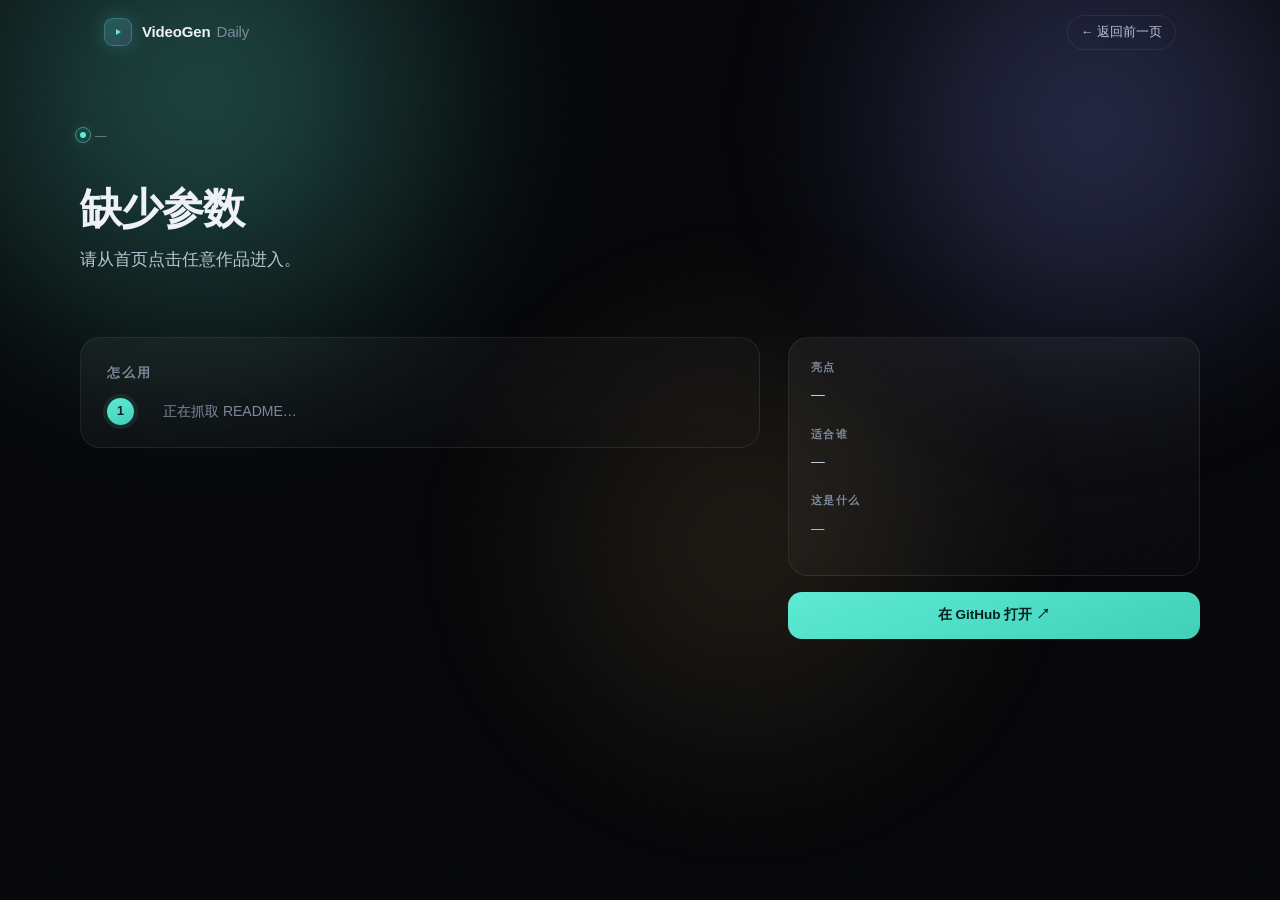
<file: public/detail.html>
<!DOCTYPE html>
<html lang="zh-CN">
<head>
<meta charset="utf-8" />
<meta name="viewport" content="width=device-width, initial-scale=1" />
<title>VideoGen Daily — 怎么用</title>
<meta name="description" content="视频生成开源仓库的定位、亮点与上手步骤。" />
<meta name="theme-color" content="#06070a" />
<meta property="og:type" content="article" />
<meta property="og:title" content="VideoGen Daily — 怎么用" />
<meta property="og:description" content="视频生成开源仓库的定位、亮点与上手步骤。" />
<link rel="stylesheet" href="assets/css/tokens.css" />
<link rel="stylesheet" href="assets/css/base.css" />
<link rel="stylesheet" href="assets/css/layout.css" />
<link rel="stylesheet" href="assets/css/components.css" />
<link rel="stylesheet" href="assets/css/detail.css" />
<link rel="stylesheet" href="assets/css/motion.css" />
<link rel="icon" href="data:image/svg+xml,<svg xmlns='http://www.w3.org/2000/svg' viewBox='0 0 100 100'><rect width='100' height='100' rx='24' fill='%230b0d10'/><path d='M38 30l28 20-28 20z' fill='%235eead4'/></svg>" />
</head>
<body>
<a class="skip" href="#main">跳到内容</a>
<div class="grain" aria-hidden="true"></div>
<div class="aurora" aria-hidden="true">
  <span class="blob b1"></span><span class="blob b2"></span><span class="blob b3"></span>
</div>

<header class="nav" id="nav">
  <div class="wrap nav-inner">
    <a class="logo" href="./">
      <span class="logo-mark" aria-hidden="true"><svg viewBox="0 0 24 24" fill="none"><path d="M9 7.5v9l7.5-4.5L9 7.5z" fill="currentColor"/></svg></span>
      <span class="logo-text">VideoGen<em>Daily</em></span>
    </a>
    <a class="nav-back" href="./" data-back>← 返回前一页</a>
  </div>
</header>

<main id="main">
  <section class="wrap d-hero">
    <p class="eyebrow"><span class="pulse"></span><span id="dDate">—</span></p>
    <h1 id="dTitle"><span class="d-skel">加载中…</span></h1>
    <p class="lede" id="dSummary"></p>
    <div class="d-meta" id="dMeta"></div>
  </section>

  <section class="wrap d-grid">
    <div class="d-main">
      <article class="d-block">
        <h2>怎么用</h2>
        <p class="d-note" id="dNote" hidden></p>
        <ol class="d-steps" id="dSteps"><li class="d-empty">正在抓取 README…</li></ol>
      </article>

      <article class="d-block" id="dReqBlock" hidden>
        <h2>环境要求</h2>
        <ul class="d-reqs" id="dReqs"></ul>
      </article>
    </div>

    <aside class="d-side">
      <div class="d-panel">
        <h3>亮点</h3>
        <p id="dHighlight">—</p>
        <h3>适合谁</h3>
        <p id="dFit">—</p>
        <h3>这是什么</h3>
        <p class="d-what" id="dIntro">—</p>
        <div class="d-tags" id="dTags"></div>
      </div>
      <div class="d-panel" id="dDocsBlock" hidden>
        <h3>官方资料</h3>
        <ul class="d-docs" id="dDocs"></ul>
      </div>
      <a class="d-gh" id="dGh" href="#" target="_blank" rel="noopener">在 GitHub 打开 ↗</a>
    </aside>
  </section>

  <section class="wrap d-more" id="dMore"></section>
</main>

<script type="module" src="assets/js/detail.js"></script>
</body>
</html>
</file>
<file: public/assets/css/tokens.css>
/* design tokens — 颜色 / 间距 / 缓动；改这里就能整体换肤 */
:root{
  --bg:#06070a;
  --bg-2:#0a0c11;
  --ink:#eef2f7;
  --ink-2:#b9c4d3;
  --muted:#7d8a9c;
  --line:rgba(255,255,255,.075);
  --line-2:rgba(255,255,255,.14);
  --teal:#5eead4;
  --indigo:#8b93ff;
  --amber:#f5c46b;
  --radius:20px;
  --ease:cubic-bezier(.2,.8,.2,1);
  --maxw:1120px;
}
</file>
<file: public/assets/css/base.css>
/* reset + 基础排版 + 氛围层（颗粒、极光） */
*{box-sizing:border-box}
html{scroll-behavior:smooth}
body{margin:0;background:var(--bg);color:var(--ink);font-family:-apple-system,BlinkMacSystemFont,"Inter","Segoe UI","PingFang SC","Hiragino Sans GB","Microsoft YaHei",sans-serif;font-size:16px;line-height:1.65;-webkit-font-smoothing:antialiased;text-rendering:optimizeLegibility;overflow-x:hidden}
a{color:inherit;text-decoration:none}
::selection{background:rgba(94,234,212,.25);color:#fff}
/* ---------- atmosphere ---------- */
.grain{
  position:fixed;inset:0;z-index:1;pointer-events:none;opacity:.035;
  background-image:url("data:image/svg+xml,%3Csvg xmlns='http://www.w3.org/2000/svg' width='200' height='200'%3E%3Cfilter id='n'%3E%3CfeTurbulence type='fractalNoise' baseFrequency='.85' numOctaves='3'/%3E%3C/filter%3E%3Crect width='200' height='200' filter='url(%23n)'/%3E%3C/svg%3E");
  mix-blend-mode:overlay;
}
.aurora{position:fixed;inset:0;z-index:0;pointer-events:none;overflow:hidden}
.blob{position:absolute;display:block;border-radius:50%;filter:blur(72px);opacity:.85;will-change:transform}
.b1{width:760px;height:760px;left:-14%;top:-32%;
  background:radial-gradient(circle at 50% 50%,rgba(94,234,212,.40),transparent 64%);
  animation:drift1 34s var(--ease) infinite alternate}
.b2{width:680px;height:680px;right:-12%;top:-24%;
  background:radial-gradient(circle at 50% 50%,rgba(139,147,255,.36),transparent 64%);
  animation:drift2 42s var(--ease) infinite alternate}
.b3{width:620px;height:620px;left:34%;top:26%;
  background:radial-gradient(circle at 50% 50%,rgba(245,196,107,.16),transparent 66%);
  animation:drift3 48s var(--ease) infinite alternate}
@keyframes drift1{from{transform:translate3d(0,0,0) scale(1)}to{transform:translate3d(90px,60px,0) scale(1.12)}}
@keyframes drift2{from{transform:translate3d(0,0,0) scale(1.05)}to{transform:translate3d(-80px,80px,0) scale(.95)}}
@keyframes drift3{from{transform:translate3d(0,0,0) scale(.95)}to{transform:translate3d(60px,-70px,0) scale(1.1)}}


/* 无障碍：键盘焦点与跳转链接 */
:where(a, button):focus-visible{
  outline:2px solid var(--teal);outline-offset:3px;border-radius:6px;
}
.skip{
  position:fixed;top:-60px;left:16px;z-index:99;padding:10px 16px;border-radius:10px;
  background:var(--ink);color:#06070a;font-size:13px;transition:top .25s var(--ease);
}
.skip:focus{top:14px}
</file>
<file: public/assets/css/layout.css>
/* 栅格、导航、首屏、区块标题、往期 */
.wrap{width:100%;max-width:var(--maxw);margin:0 auto;padding:0 24px}
/* ---------- nav ---------- */
.nav{
  position:fixed;top:0;left:0;right:0;z-index:20;height:66px;
  display:flex;align-items:center;
  border-bottom:1px solid transparent;
  transition:background .4s var(--ease),border-color .4s var(--ease),backdrop-filter .4s;
}
.nav.scrolled{
  background:rgba(6,7,10,.62);
  border-bottom-color:var(--line);
  backdrop-filter:saturate(160%) blur(16px);
  -webkit-backdrop-filter:saturate(160%) blur(16px);
}
.nav-inner{display:flex;align-items:center;justify-content:space-between;gap:16px}
.logo{display:flex;align-items:center;gap:10px;font-size:15px;letter-spacing:-.01em}
.logo-mark{
  width:28px;height:28px;border-radius:9px;display:grid;place-items:center;
  background:linear-gradient(140deg,rgba(94,234,212,.22),rgba(139,147,255,.18));
  border:1px solid rgba(94,234,212,.28);color:var(--teal);
  box-shadow:0 0 22px -6px rgba(94,234,212,.6);
}
.logo-mark svg{width:16px;height:16px}
.logo-text{font-weight:600;color:var(--ink)}
.logo-text em{font-style:normal;color:var(--muted);margin-left:6px;font-weight:500}
.nav-pill{
  font-size:11.5px;letter-spacing:.12em;text-transform:uppercase;
  color:var(--muted);border:1px solid var(--line);border-radius:999px;padding:5px 12px;
  font-variant-numeric:tabular-nums;
}

/* ---------- hero ---------- */
.hero{position:relative;z-index:2;padding:158px 0 64px}
.eyebrow{
  display:inline-flex;align-items:center;gap:9px;margin:0 0 26px;
  font-size:11.5px;letter-spacing:.2em;text-transform:uppercase;color:var(--muted);
}
.pulse{width:6px;height:6px;border-radius:50%;background:var(--teal);position:relative;box-shadow:0 0 12px var(--teal)}
.pulse::after{
  content:"";position:absolute;inset:-5px;border-radius:50%;border:1px solid rgba(94,234,212,.5);
  animation:ring 2.6s var(--ease) infinite;
}
@keyframes ring{0%{transform:scale(.6);opacity:.9}70%{transform:scale(1.7);opacity:0}100%{opacity:0}}

h1{
  margin:0;font-size:clamp(42px,7.4vw,86px);line-height:1.02;letter-spacing:-.045em;font-weight:650;
}
.grad{
  background:linear-gradient(96deg,#ffffff 8%,#a8f2e6 46%,#aab2ff 88%);
  -webkit-background-clip:text;background-clip:text;color:transparent;
}
.lede{margin:26px 0 0;max-width:44ch;color:var(--ink-2);font-size:16.5px}
.stats{display:flex;gap:44px;margin-top:44px;flex-wrap:wrap}
.stat{display:flex;flex-direction:column;gap:2px}
.stat b{
  font-size:26px;font-weight:600;letter-spacing:-.02em;font-variant-numeric:tabular-nums;
  background:linear-gradient(180deg,#fff,#b9c4d3);-webkit-background-clip:text;background-clip:text;color:transparent;
}
.stat span{font-size:11.5px;letter-spacing:.14em;text-transform:uppercase;color:var(--muted)}


/* subtle grid in hero */
.hero::before{
  content:"";position:absolute;inset:0;z-index:-1;pointer-events:none;
  background-image:
    linear-gradient(rgba(255,255,255,.04) 1px,transparent 1px),
    linear-gradient(90deg,rgba(255,255,255,.04) 1px,transparent 1px);
  background-size:72px 72px;
  -webkit-mask-image:radial-gradient(68% 62% at 26% 18%,#000 0%,transparent 72%);
  mask-image:radial-gradient(68% 62% at 26% 18%,#000 0%,transparent 72%);
  opacity:.55;
}

/* ---------- section head ---------- */
.latest{position:relative;z-index:2;padding-top:8px}
.section-head{display:flex;align-items:baseline;gap:16px;margin:0 0 22px}
.section-head h2{
  margin:0;font-size:12px;letter-spacing:.22em;text-transform:uppercase;color:var(--ink-2);font-weight:600;
}
.section-head::after{content:"";flex:1;height:1px;background:linear-gradient(90deg,var(--line),transparent)}
.date{font-size:12px;color:var(--muted);font-variant-numeric:tabular-nums;letter-spacing:.06em}

/* ---------- archive ---------- */
.archive{position:relative;z-index:2;margin-top:64px}
.arc-list{display:flex;flex-direction:column}
.arc-row{
  display:flex;align-items:baseline;gap:20px;padding:16px 14px;margin:0 -14px;border-radius:12px;
  border-top:1px solid var(--line);
  transition:background .35s var(--ease),transform .35s var(--ease);
}
.arc-row:hover{background:rgba(255,255,255,.032);transform:translateX(4px)}
.arc-date{font-size:12.5px;color:var(--muted);font-variant-numeric:tabular-nums;letter-spacing:.04em;min-width:92px}
.arc-names{display:flex;gap:16px;flex-wrap:wrap;font-size:14px}
.arc-names a{color:#c6d0dd;transition:color .25s}
.arc-names a:hover{color:var(--teal)}


/* 小屏精修 */
@media (max-width:480px){
  .wrap{padding:0 18px}
  .hero{padding:118px 0 40px}
  h1{font-size:clamp(34px,10vw,44px);line-height:1.08;letter-spacing:-.035em}
  .lede{margin-top:18px;font-size:15px}
  .stats{gap:22px;margin-top:28px}
  .stat b{font-size:20px}
  .stat span{font-size:10.5px;letter-spacing:.1em}
  .section-head{gap:12px}
  .nav{height:58px}
  .nav-pill{font-size:10.5px;padding:4px 10px}
}

/* ---------- hero 两栏：标题 + 分类标签 ---------- */
.hero-grid{display:grid;grid-template-columns:minmax(0,1fr) minmax(300px,392px);gap:56px;align-items:center}
.hero-main{min-width:0}
.hero-side{min-width:0}

/* ---------- 导航日历按钮 ---------- */
.nav-cal-wrap{position:relative}
button.nav-pill{
  display:inline-flex;align-items:center;gap:8px;background:transparent;cursor:pointer;
  font-family:inherit;transition:color .3s,border-color .3s,background .3s;
}
button.nav-pill:hover{color:var(--ink);border-color:var(--line-2);background:rgba(255,255,255,.04)}
button.nav-pill[aria-expanded="true"]{color:var(--teal);border-color:rgba(94,234,212,.4);background:rgba(94,234,212,.08)}
.cal-ico{width:13px;height:13px;opacity:.75}

@media (max-width:980px){
  .hero-grid{grid-template-columns:1fr;gap:34px}
  .hero-side{order:2}
}
</file>
<file: public/assets/css/components.css>
/* 卡片 / 标签 / 骨架屏 */
/* ---------- cards ---------- */
.cards{display:grid;grid-template-columns:repeat(auto-fit,minmax(310px,1fr));gap:20px}
.card{
  position:relative;overflow:hidden;isolation:isolate;
  display:flex;flex-direction:column;
  padding:26px 26px 22px;border-radius:var(--radius);
  background:
    radial-gradient(120% 90% at 0% 0%,rgba(255,255,255,.075),transparent 58%),
    linear-gradient(165deg,rgba(255,255,255,.055),rgba(255,255,255,.016) 46%,rgba(255,255,255,.006));
  border:1px solid var(--line);
  backdrop-filter:blur(14px) saturate(130%);
  -webkit-backdrop-filter:blur(14px) saturate(130%);
  box-shadow:0 1px 0 rgba(255,255,255,.05) inset,0 24px 60px -34px rgba(0,0,0,.9);
  transition:transform .55s var(--ease),border-color .4s,box-shadow .55s var(--ease);
}
.card::before{ /* top hairline */
  content:"";position:absolute;top:0;left:14%;right:14%;height:1px;
  background:linear-gradient(90deg,transparent,rgba(255,255,255,.42),transparent);opacity:.7;
}
.card::after{ /* cursor spotlight */
  content:"";position:absolute;inset:-1px;border-radius:inherit;z-index:-1;opacity:0;
  background:radial-gradient(340px circle at var(--mx,50%) var(--my,0%),rgba(94,234,212,.16),rgba(139,147,255,.08) 42%,transparent 68%);
  transition:opacity .35s var(--ease);
}
.card:hover{transform:translateY(-6px);border-color:rgba(94,234,212,.30);
  box-shadow:0 1px 0 rgba(255,255,255,.08) inset,0 34px 80px -30px rgba(0,0,0,.95),0 0 40px -20px rgba(94,234,212,.35)}
.card:hover::after{opacity:1}

.card-top{display:flex;align-items:flex-start;justify-content:space-between;gap:14px;margin-bottom:16px}
.repo{font-size:16.5px;font-weight:600;letter-spacing:-.01em;line-height:1.35;word-break:break-word}
.repo .owner{color:var(--muted);font-weight:500}
.repo .name{color:var(--ink)}
.card:hover .repo .name{color:#fff}
.star{display:flex;align-items:center;gap:5px;color:var(--amber);font-size:13.5px;font-variant-numeric:tabular-nums;white-space:nowrap;padding-top:3px}
.star svg{width:13px;height:13px;opacity:.9}
.today{
  display:inline-flex;align-items:center;gap:5px;margin:-6px 0 14px;
  font-size:11px;letter-spacing:.06em;color:var(--teal);
  background:rgba(94,234,212,.09);border:1px solid rgba(94,234,212,.22);
  padding:2px 9px;border-radius:999px;
}
.summary{margin:0 0 18px;color:#cfd8e5;font-size:14.6px;line-height:1.68}
.facts{margin:0 0 22px;display:flex;flex-direction:column;gap:10px}
.facts .row{display:flex;gap:10px;font-size:13.4px;line-height:1.6}
.facts dt{
  flex:none;color:var(--muted);font-size:11px;letter-spacing:.1em;text-transform:uppercase;
  padding-top:3px;min-width:34px;
}
.facts dd{margin:0;color:#aeb9c8}
.facts dd b{color:#e7edf5;font-weight:600}

.card-foot{display:flex;align-items:center;justify-content:space-between;gap:12px;margin-top:auto;padding-top:16px;border-top:1px solid var(--line)}
.tags{display:flex;gap:6px;flex-wrap:wrap}
.tag{font-size:11px;color:var(--muted);border:1px solid var(--line);border-radius:999px;padding:3px 9px;transition:color .3s,border-color .3s}
.card:hover .tag{border-color:var(--line-2);color:#a7b4c4}
.tag.lang{color:var(--indigo);border-color:rgba(139,147,255,.28)}
.go{
  display:inline-flex;align-items:center;gap:6px;font-size:12.5px;color:var(--ink-2);
  padding:6px 12px;border-radius:999px;border:1px solid var(--line);
  transition:color .3s,border-color .3s,background .3s,transform .3s var(--ease);
}
.go span{transition:transform .3s var(--ease);display:inline-block}
.go:hover{color:#fff;border-color:rgba(94,234,212,.4);background:rgba(94,234,212,.08)}
.go:hover span{transform:translate(2px,-2px)}

/* ---------- skeleton ---------- */
.skeleton{min-height:260px;pointer-events:none;border-color:var(--line)}
.skeleton::before{content:"";position:absolute;inset:0;
  background:linear-gradient(100deg,transparent 20%,rgba(255,255,255,.06) 45%,transparent 70%);
  animation:shimmer 1.6s infinite}
@keyframes shimmer{from{transform:translateX(-40%)}to{transform:translateX(40%)}}


/* 触屏设备不保留 hover 态，避免点完一直"浮着" */
@media (hover:none){
  .card:hover{transform:none;box-shadow:0 1px 0 rgba(255,255,255,.05) inset,0 24px 60px -34px rgba(0,0,0,.9)}
  .card:hover::after{opacity:0}
  .go:hover span{transform:none}
}
@media (max-width:480px){
  .card{padding:20px 18px 16px;border-radius:16px}
  .summary{font-size:14px}
  .facts .row{font-size:13px}
  .facts dt{min-width:30px}
  .card-foot{margin-top:18px;padding-top:14px;gap:10px}
  .go{padding:5px 10px;font-size:12px}
}

/* ---------- 详情入口 ---------- */
.repo-link{text-decoration:none;color:inherit}
.repo-link:hover .name{color:var(--teal)}
.card[data-href]{cursor:pointer}
.card-acts{display:flex;align-items:center;gap:8px;flex:none}
.go.more{color:#04211d;background:linear-gradient(160deg,var(--teal),#3fd0b8);border-color:transparent;font-weight:600}
.go.more:hover{color:#04211d;background:linear-gradient(160deg,#7ff2e0,#4bdbc3);border-color:transparent;box-shadow:0 10px 26px -14px rgba(94,234,212,.7)}
.go.gh{color:var(--muted)}
.go.gh:hover{color:#fff}
.arc-names a:hover{color:var(--teal)}
@media (max-width:480px){
  .card-acts{gap:6px}
  .go.gh{padding:5px 8px}
}

/* ---------- 往期：按天卡片 ---------- */
.arc-day{margin:0 0 44px}
.arc-day-head{display:flex;align-items:baseline;gap:12px;margin:0 0 16px;padding-bottom:10px;border-bottom:1px solid var(--line)}
.arc-date{font-size:14px;font-weight:600;color:var(--ink);letter-spacing:.02em;font-variant-numeric:tabular-nums}
.arc-count{font-size:11.5px;color:var(--muted);letter-spacing:.06em}
@media (max-width:480px){
  .arc-day{margin-bottom:34px}
}

/* ---------- 分类标签 ---------- */
.tags-head{display:flex;align-items:baseline;justify-content:space-between;gap:10px;margin-bottom:14px}
.tags-head span{font-size:11px;letter-spacing:.18em;text-transform:uppercase;color:var(--muted)}
.tags-head em{font-style:normal;font-size:11px;color:var(--muted);opacity:.75}
.dim{display:grid;grid-template-columns:52px minmax(0,1fr);gap:10px;align-items:start;margin-bottom:11px}
.dim-label{font-size:10.5px;letter-spacing:.1em;color:var(--muted);padding-top:6px}
.chips{display:flex;flex-wrap:wrap;gap:6px}
.chip{
  display:inline-flex;align-items:center;gap:5px;cursor:pointer;
  font-family:inherit;font-size:12px;color:var(--ink-2);
  padding:5px 10px;border-radius:999px;border:1px solid var(--line);
  background:rgba(255,255,255,.022);
  transition:color .25s,border-color .25s,background .25s,transform .3s var(--ease);
}
.chip i{font-style:normal;font-size:10px;color:var(--muted);font-variant-numeric:tabular-nums}
.chip:hover{color:#fff;border-color:rgba(94,234,212,.38);background:rgba(94,234,212,.07);transform:translateY(-1px)}
.chip.on{color:#04211d;background:linear-gradient(160deg,var(--teal),#3fd0b8);border-color:transparent;font-weight:600}
.chip.on i{color:rgba(4,33,29,.6)}

/* ---------- 日历浮层 ---------- */
.cal-pop{
  position:absolute;top:calc(100% + 12px);right:0;width:288px;z-index:40;
  padding:16px 16px 12px;border-radius:18px;
  border:1px solid var(--line-2);
  background:linear-gradient(170deg,rgba(16,19,25,.98),rgba(9,11,15,.98));
  box-shadow:0 30px 70px -30px rgba(0,0,0,.95),0 0 0 1px rgba(255,255,255,.03) inset;
  backdrop-filter:blur(18px);-webkit-backdrop-filter:blur(18px);
  animation:calIn .28s var(--ease);
}
@keyframes calIn{from{opacity:0;transform:translateY(-6px) scale(.98)}to{opacity:1;transform:none}}
.cal-head{display:flex;align-items:center;justify-content:space-between;margin-bottom:10px}
.cal-title{font-size:12.5px;color:var(--ink);letter-spacing:.04em;font-variant-numeric:tabular-nums}
.cal-nav{
  width:26px;height:26px;border-radius:8px;border:1px solid var(--line);background:transparent;
  color:var(--ink-2);cursor:pointer;font-size:15px;line-height:1;display:grid;place-items:center;
  transition:color .25s,border-color .25s,background .25s;
}
.cal-nav:hover{color:#fff;border-color:var(--line-2);background:rgba(255,255,255,.05)}
.cal-dow{display:grid;grid-template-columns:repeat(7,1fr);gap:2px;margin-bottom:4px}
.cal-dow span{text-align:center;font-size:10px;color:var(--muted);letter-spacing:.08em}
.cal-grid{display:grid;grid-template-columns:repeat(7,1fr);gap:2px}
.cal-day{
  position:relative;height:32px;border-radius:9px;border:1px solid transparent;background:transparent;
  color:var(--muted);font-family:inherit;font-size:12px;cursor:default;
  display:flex;flex-direction:column;align-items:center;justify-content:center;gap:2px;
  font-variant-numeric:tabular-nums;transition:background .25s,color .25s,border-color .25s;
}
.cal-day.is-empty{visibility:hidden}
.cal-day.has{color:var(--ink);cursor:pointer;background:rgba(255,255,255,.035);border-color:var(--line)}
.cal-day.has:hover{background:rgba(94,234,212,.12);border-color:rgba(94,234,212,.4);color:#fff}
.cal-dot{width:4px;height:4px;border-radius:50%;background:var(--teal);box-shadow:0 0 8px rgba(94,234,212,.9)}
.cal-day.today{box-shadow:0 0 0 1px rgba(139,147,255,.45) inset}
.cal-day.sel{background:linear-gradient(160deg,rgba(94,234,212,.22),rgba(139,147,255,.16));border-color:rgba(94,234,212,.55);color:#fff}
.cal-tip{margin:10px 0 0;font-size:10.5px;color:var(--muted);text-align:center;letter-spacing:.03em}

/* ---------- 右上角 new 角标（筛选后返回顶部入口） ---------- */
.hero-new{
  position:fixed;top:88px;right:24px;z-index:35;
  width:48px;height:48px;border-radius:50%;
  background:linear-gradient(135deg, rgba(16,19,25,.9), rgba(99,102,241,.14));
  backdrop-filter:blur(14px);-webkit-backdrop-filter:blur(14px);
  border:1px solid rgba(139,147,255,.28);
  color:#fff;font-size:22px;line-height:1;
  display:grid;place-items:center;
  box-shadow:0 14px 30px -16px rgba(0,0,0,.7);
  opacity:0;transform:translateY(10px) scale(.9);
  transition:opacity .35s var(--ease),transform .4s var(--ease),border-color .3s,box-shadow .3s,background .3s;
  cursor:pointer;
}
.hero-new.show{opacity:1;transform:none;box-shadow:0 18px 34px -16px rgba(0,0,0,.75)}
.hero-new[hidden]{display:none}
.hero-new:hover{border-color:rgba(139,147,255,.55);background:linear-gradient(135deg, rgba(24,28,38,.95), rgba(99,102,241,.22));transform:translateY(-4px) scale(1.05)}
@media (max-width:480px){
  .hero-new{top:72px;right:16px;width:40px;height:40px;font-size:19px}
}

/* ---------- 右下角浮动按钮 ---------- */
.fab-stack{position:fixed;right:26px;bottom:26px;z-index:30;display:flex;flex-direction:column;align-items:center;gap:10px}
.fab{
  width:48px;height:48px;border-radius:50%;cursor:pointer;display:grid;place-items:center;
  font-family:inherit;border:1px solid transparent;
  opacity:0;transform:translateY(14px) scale(.88);
  transition:opacity .3s var(--ease),transform .38s var(--ease),box-shadow .3s,border-color .3s,color .3s,background .3s;
}
.fab[hidden]{display:none}
.fab.in{opacity:1;transform:none}
.fab svg{width:20px;height:20px}
.scroll-top{
  color:var(--ink-2);border-color:var(--line-2);
  background:rgba(12,15,20,.82);
  backdrop-filter:blur(12px);-webkit-backdrop-filter:blur(12px);
  box-shadow:0 14px 34px -18px rgba(0,0,0,.9);
}
.scroll-top:hover{color:#fff;border-color:rgba(94,234,212,.45);background:rgba(18,22,28,.92);transform:translateY(-3px)}
@media (max-width:480px){
  .fab-stack{right:16px;bottom:16px;gap:8px}
  .fab{width:44px;height:44px}
}

/* ---------- 卡片上的日期小标 ---------- */
.card-date{
  display:inline-block;margin:-6px 0 14px;font-size:10.5px;letter-spacing:.08em;color:var(--muted);
  border:1px solid var(--line);border-radius:999px;padding:2px 8px;font-variant-numeric:tabular-nums;
}
.empty-hint{color:var(--muted);font-size:14px}

@media (max-width:720px){
  .dim{grid-template-columns:1fr;gap:6px}
  .dim-label{padding-top:0}
  .cal-pop{right:-8px;width:min(300px,calc(100vw - 40px))}
}
</file>
<file: public/assets/css/detail.css>
/* 详情页：定位 / 步骤 / 侧栏 */
.d-hero{padding:120px 0 8px;position:relative;z-index:2}
.d-hero h1{font-size:clamp(26px,4.4vw,42px);line-height:1.18;margin:14px 0 12px;letter-spacing:-.02em}
.d-hero .lede{margin:0 0 18px;max-width:60ch}
.d-skel{color:var(--muted);font-weight:400}
.d-meta{display:flex;flex-wrap:wrap;gap:8px;align-items:center}
.d-chip{font-size:12px;color:var(--ink-2);border:1px solid var(--line);border-radius:999px;padding:4px 11px;background:rgba(255,255,255,.02)}
.d-chip.star{color:var(--amber);border-color:rgba(245,196,107,.25)}
.d-chip.lang{color:var(--indigo);border-color:rgba(139,147,255,.28)}

.d-grid{display:grid;grid-template-columns:minmax(0,1.65fr) minmax(0,1fr);gap:28px;padding:38px 0 0;position:relative;z-index:2}
.d-block{margin:0 0 34px;padding:24px 26px;border-radius:var(--radius);border:1px solid var(--line);
  background:linear-gradient(165deg,rgba(255,255,255,.05),rgba(255,255,255,.012));
  backdrop-filter:blur(12px);-webkit-backdrop-filter:blur(12px)}
.d-block h2{font-size:13px;letter-spacing:.14em;text-transform:uppercase;color:var(--muted);margin:0 0 16px;font-weight:600}
.d-intro{margin:0;font-size:15.4px;line-height:1.8;color:#d3dbe7}

.d-steps{margin:0;padding:0;list-style:none;counter-reset:s}
.d-steps li{counter-increment:s;position:relative;padding:0 0 22px 42px;border-left:1px solid var(--line);margin-left:13px}
.d-steps li:last-child{border-left-color:transparent;padding-bottom:0}
.d-steps li::before{
  content:counter(s);position:absolute;left:-14px;top:-2px;width:27px;height:27px;border-radius:50%;
  display:grid;place-items:center;font-size:12.5px;font-weight:600;color:#04211d;
  background:linear-gradient(160deg,var(--teal),#3fd0b8);box-shadow:0 0 0 4px rgba(94,234,212,.09)
}
.d-step-title{font-size:14.6px;font-weight:600;color:#eaf0f7;margin:0 0 10px;letter-spacing:-.005em}
.d-code{position:relative;margin:0;border-radius:14px;border:1px solid var(--line);background:#080a0e;overflow:hidden}
.d-code pre{margin:0;padding:16px 16px 14px;overflow-x:auto;font-size:12.6px;line-height:1.72;
  font-family:ui-monospace,SFMono-Regular,Menlo,Consolas,monospace;color:#cfd8e5}
.d-copy{position:absolute;top:8px;right:8px;font-size:11px;color:var(--muted);background:rgba(255,255,255,.04);
  border:1px solid var(--line);border-radius:8px;padding:3px 8px;cursor:pointer;transition:color .25s,border-color .25s}
.d-copy:hover{color:var(--teal);border-color:rgba(94,234,212,.4)}
.d-copy.ok{color:var(--teal);border-color:rgba(94,234,212,.5)}
.d-empty{color:var(--muted);font-size:14px;border:0;padding:0;margin:0}
.d-empty::before{display:none}

.d-side{display:flex;flex-direction:column;gap:16px}
.d-panel{padding:20px 22px;border-radius:var(--radius);border:1px solid var(--line);
  background:linear-gradient(165deg,rgba(255,255,255,.055),rgba(255,255,255,.012))}
.d-panel h3{margin:0 0 7px;font-size:11px;letter-spacing:.12em;text-transform:uppercase;color:var(--muted);font-weight:600}
.d-panel h3 + p{margin:0 0 18px;font-size:13.8px;line-height:1.7;color:#c3cddb}
.d-panel h3:last-of-type + p{margin-bottom:14px}
.d-tags{display:flex;flex-wrap:wrap;gap:6px}
.d-tags .tag{font-size:11px}
.d-docs{list-style:none;margin:0;padding:0;display:flex;flex-direction:column;gap:9px}
.d-docs a{font-size:13.4px;color:var(--ink-2);text-decoration:none;border-bottom:1px dashed var(--line-2);padding-bottom:1px}
.d-docs a:hover{color:var(--teal);border-color:rgba(94,234,212,.45)}
.d-gh{display:flex;align-items:center;justify-content:center;gap:8px;padding:12px;border-radius:14px;
  font-size:13.5px;color:#04211d;background:linear-gradient(160deg,var(--teal),#3fd0b8);
  text-decoration:none;font-weight:600;transition:transform .35s var(--ease),box-shadow .35s}
.d-gh:hover{transform:translateY(-2px);box-shadow:0 14px 34px -16px rgba(94,234,212,.6)}

.d-more{padding:26px 0 90px;position:relative;z-index:2}
.d-more .section-head{margin-bottom:16px}
.d-more-list{display:grid;grid-template-columns:repeat(auto-fit,minmax(240px,1fr));gap:14px}
.d-more-item{display:block;padding:18px 20px;border-radius:16px;border:1px solid var(--line);
  background:rgba(255,255,255,.025);text-decoration:none;transition:border-color .3s,transform .4s var(--ease)}
.d-more-item:hover{border-color:rgba(94,234,212,.32);transform:translateY(-3px)}
.d-more-item b{display:block;font-size:14px;color:#eaf0f7;margin-bottom:6px;font-weight:600}
.d-more-item span{font-size:12.6px;color:var(--muted);line-height:1.6;display:block}

@media (max-width:860px){
  .d-grid{grid-template-columns:1fr;gap:0}
  .d-side{order:-1;margin-bottom:26px}
  .d-hero{padding-top:96px}
}
@media (max-width:480px){
  .d-block{padding:18px 16px;border-radius:16px}
  .d-steps li{padding-left:34px}
  .d-code pre{font-size:11.8px;padding:14px 12px}
}

.nav-back{font-size:12.6px;color:var(--ink-2);text-decoration:none;border:1px solid var(--line);
  border-radius:999px;padding:6px 13px;transition:color .3s,border-color .3s,background .3s}
.nav-back:hover{color:#fff;border-color:rgba(94,234,212,.4);background:rgba(94,234,212,.08)}
.d-owner{color:var(--muted);font-weight:400}
.d-reqs{list-style:none;margin:0;padding:0;display:flex;flex-direction:column;gap:8px}
.d-reqs li{font-size:13.2px;line-height:1.65;color:#b9c4d3;padding-left:14px;position:relative}
.d-reqs li::before{content:"";position:absolute;left:0;top:.62em;width:5px;height:5px;border-radius:50%;background:rgba(94,234,212,.55)}

.d-step-desc{margin:0 0 11px;font-size:13.6px;line-height:1.72;color:#a9b5c4}
.d-note{margin:0 0 18px;padding:10px 14px;border-radius:12px;font-size:13px;line-height:1.7;
  color:#cfd8e5;background:rgba(245,196,107,.07);border:1px solid rgba(245,196,107,.22)}

/* 侧栏「这是什么」：长段落 */
.d-panel .d-what{margin:0 0 16px;font-size:13.4px;line-height:1.85;color:#c3cddb;letter-spacing:.002em}
.d-panel h3 + .d-what{margin-top:0}
</file>
<file: public/assets/css/motion.css>
/* 动效与无障碍降级 */
/* ---------- reveal ---------- */
.reveal{opacity:0;transform:translateY(20px)}
.reveal.in{opacity:1;transform:none;
  transition:opacity .8s var(--ease),transform .8s var(--ease);
  transition-delay:calc(var(--i,0) * 80ms)}

/* ---------- responsive ---------- */
@media (max-width:720px){
  .hero{padding:128px 0 44px}
  .lede{font-size:15.5px}
  .stats{gap:28px;margin-top:34px}
  .stat b{font-size:22px}
  .cards{grid-template-columns:1fr}
  .card{padding:22px 20px 18px}
  .arc-row{flex-direction:column;gap:6px}
}

@media (prefers-reduced-motion:reduce){
  *,*::before,*::after{animation-duration:.001ms !important;animation-iteration-count:1 !important;transition-duration:.001ms !important}
  .reveal{opacity:1;transform:none}
}
</file>
